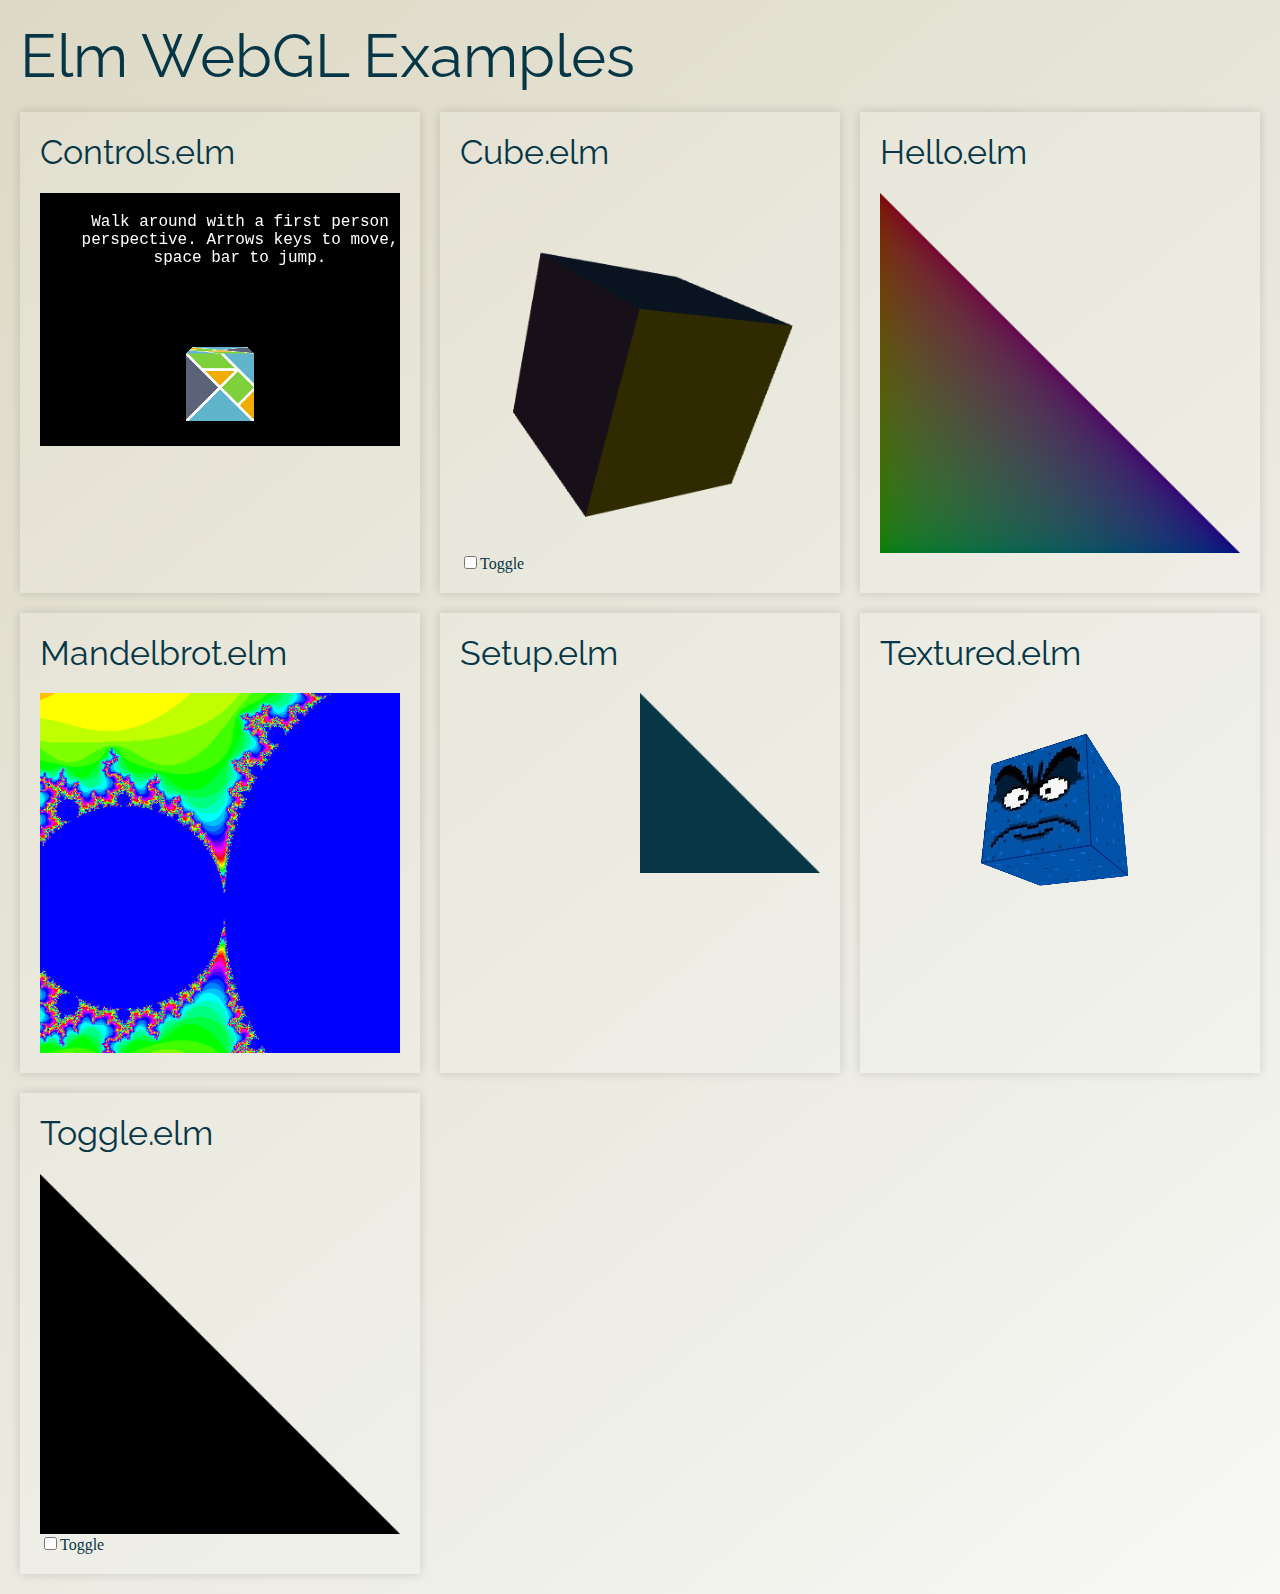
<file: examples.html>
<html>
<head>
    <title>Elm WebGL Examples</title>
    <style>
        @import url("https://fonts.googleapis.com/css?family=Raleway");

        html {
            box-sizing: border-box;
            background-image: linear-gradient(141deg, #ddd9c5 0%, #eeeee7 71%, #f8f9f6 100%);
            font-size: 16px;
            color: #073746;
        }

        body {
            max-width: 1400px;
            margin: 0 auto;
            padding: 20px;
        }

        h1, h2 {
            margin: 0 0 20px 0;
            font-family: "Raleway", BlinkMacSystemFont, -apple-system, "Segoe UI", "Roboto", "Oxygen", "Ubuntu", "Cantarell", "Fira Sans", "Droid Sans", "Helvetica Neue", "Helvetica", "Arial", sans-serif;
            font-weight: normal;
            line-height: 1.2;
            text-transform: none;
            text-shadow: none;
            word-wrap: break-word;
        }

        h1 { font-size: 3.77em; }

        h2 { font-size: 2.11em; }

        main {
            display: grid;
            grid-template-columns: repeat(auto-fill, minmax(400px, 1fr));
            grid-gap: 20px;
        }

        section {
            background-color: rgba(255, 255, 255, 0.15);
            box-shadow: 0 0 10px rgba(0, 0, 0, 0.15) !important;
            padding: 20px;
            display: flex;
            align-content: flex-start;
            flex-direction: column;
        }

        section div,
        section canvas {
            position: relative;
            width: 100%;
            max-height: 100%;

        }
    </style>
</head>
<body>
    <header><h1>Elm WebGL Examples</h1></header>
    <main></main>
    <script src="elm.js"></script>
    <script>
        var apps = Object.keys(Elm).map((key) => {
            const section = document.createElement('section')
            section.id = key.toLowerCase()

            const container = document.createElement('div')

            const heading = document.createElement('h2')
            heading.innerHTML = `${key}.elm`

            const main = document.querySelector('main')
            main.appendChild(section)

            section.appendChild(heading)
            section.appendChild(container)

            return Elm[key].embed(container)
        })
    </script>
</body>
</html>
</file>
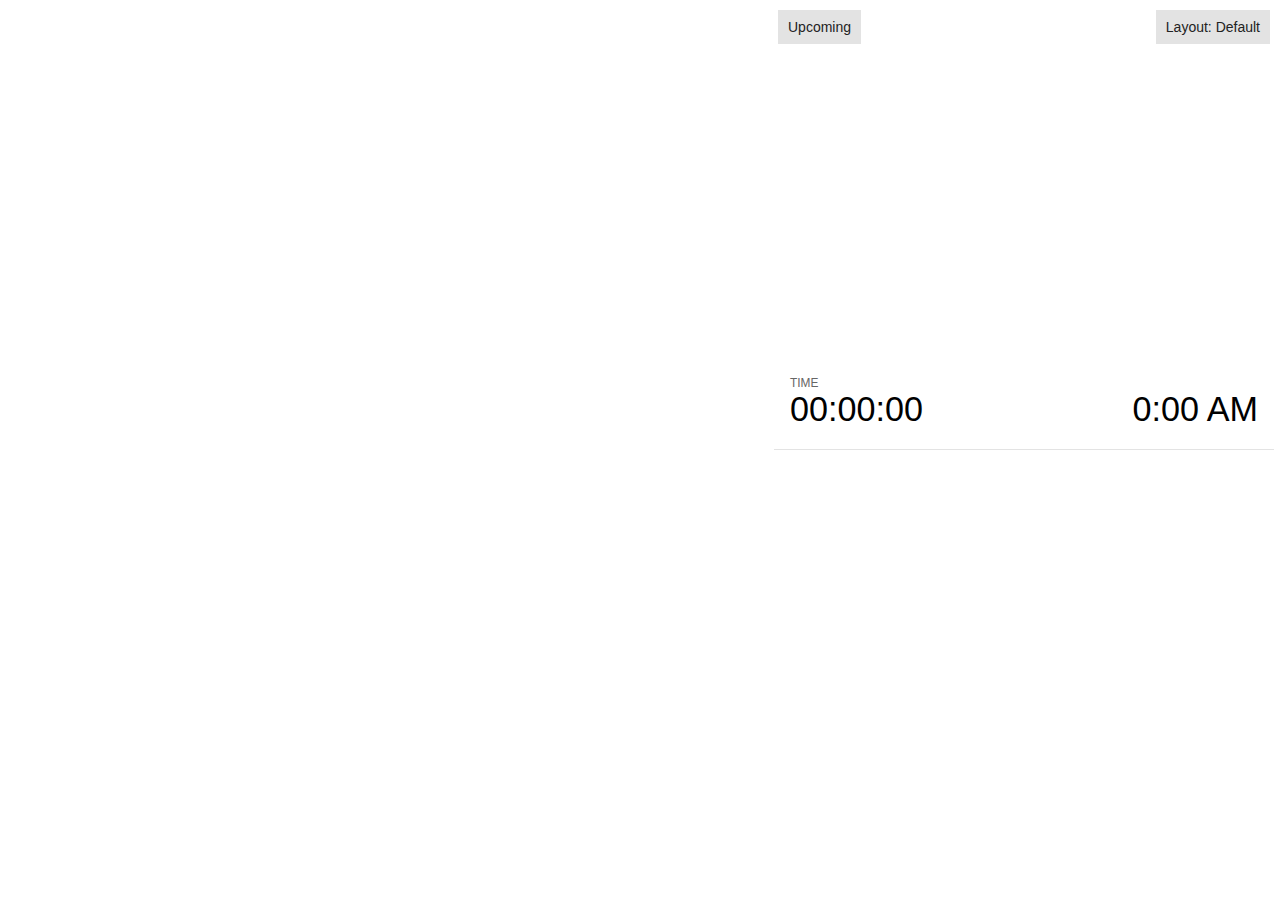
<file: reveal.js/plugin/notes/notes.html>
<!doctype html>
<html lang="en">
	<head>
		<meta charset="utf-8">

		<title>reveal.js - Slide Notes</title>

		<style>
			body {
				font-family: Helvetica;
				font-size: 18px;
			}

			#current-slide,
			#upcoming-slide,
			#speaker-controls {
				padding: 6px;
				box-sizing: border-box;
				-moz-box-sizing: border-box;
			}

			#current-slide iframe,
			#upcoming-slide iframe {
				width: 100%;
				height: 100%;
				border: 1px solid #ddd;
			}

			#current-slide .label,
			#upcoming-slide .label {
				position: absolute;
				top: 10px;
				left: 10px;
				z-index: 2;
			}

			.overlay-element {
				height: 34px;
				line-height: 34px;
				padding: 0 10px;
				text-shadow: none;
				background: rgba( 220, 220, 220, 0.8 );
				color: #222;
				font-size: 14px;
			}

			.overlay-element.interactive:hover {
				background: rgba( 220, 220, 220, 1 );
			}

			#current-slide {
				position: absolute;
				width: 60%;
				height: 100%;
				top: 0;
				left: 0;
				padding-right: 0;
			}

			#upcoming-slide {
				position: absolute;
				width: 40%;
				height: 40%;
				right: 0;
				top: 0;
			}

			/* Speaker controls */
			#speaker-controls {
				position: absolute;
				top: 40%;
				right: 0;
				width: 40%;
				height: 60%;
				overflow: auto;
				font-size: 18px;
			}

				.speaker-controls-time.hidden,
				.speaker-controls-notes.hidden {
					display: none;
				}

				.speaker-controls-time .label,
				.speaker-controls-pace .label,
				.speaker-controls-notes .label {
					text-transform: uppercase;
					font-weight: normal;
					font-size: 0.66em;
					color: #666;
					margin: 0;
				}

				.speaker-controls-time, .speaker-controls-pace {
					border-bottom: 1px solid rgba( 200, 200, 200, 0.5 );
					margin-bottom: 10px;
					padding: 10px 16px;
					padding-bottom: 20px;
					cursor: pointer;
				}

				.speaker-controls-time .reset-button {
					opacity: 0;
					float: right;
					color: #666;
					text-decoration: none;
				}
				.speaker-controls-time:hover .reset-button {
					opacity: 1;
				}

				.speaker-controls-time .timer,
				.speaker-controls-time .clock {
					width: 50%;
				}

				.speaker-controls-time .timer,
				.speaker-controls-time .clock,
				.speaker-controls-time .pacing .hours-value,
				.speaker-controls-time .pacing .minutes-value,
				.speaker-controls-time .pacing .seconds-value {
					font-size: 1.9em;
				}

				.speaker-controls-time .timer {
					float: left;
				}

				.speaker-controls-time .clock {
					float: right;
					text-align: right;
				}

				.speaker-controls-time span.mute {
					opacity: 0.3;
				}

				.speaker-controls-time .pacing-title {
					margin-top: 5px;
				}

				.speaker-controls-time .pacing.ahead {
					color: blue;
				}

				.speaker-controls-time .pacing.on-track {
					color: green;
				}

				.speaker-controls-time .pacing.behind {
					color: red;
				}

				.speaker-controls-notes {
					padding: 10px 16px;
				}

				.speaker-controls-notes .value {
					margin-top: 5px;
					line-height: 1.4;
					font-size: 1.2em;
				}

			/* Layout selector */
			#speaker-layout {
				position: absolute;
				top: 10px;
				right: 10px;
				color: #222;
				z-index: 10;
			}
				#speaker-layout select {
					position: absolute;
					width: 100%;
					height: 100%;
					top: 0;
					left: 0;
					border: 0;
					box-shadow: 0;
					cursor: pointer;
					opacity: 0;

					font-size: 1em;
					background-color: transparent;

					-moz-appearance: none;
					-webkit-appearance: none;
					-webkit-tap-highlight-color: rgba(0, 0, 0, 0);
				}

				#speaker-layout select:focus {
					outline: none;
					box-shadow: none;
				}

			.clear {
				clear: both;
			}

			/* Speaker layout: Wide */
			body[data-speaker-layout="wide"] #current-slide,
			body[data-speaker-layout="wide"] #upcoming-slide {
				width: 50%;
				height: 45%;
				padding: 6px;
			}

			body[data-speaker-layout="wide"] #current-slide {
				top: 0;
				left: 0;
			}

			body[data-speaker-layout="wide"] #upcoming-slide {
				top: 0;
				left: 50%;
			}

			body[data-speaker-layout="wide"] #speaker-controls {
				top: 45%;
				left: 0;
				width: 100%;
				height: 50%;
				font-size: 1.25em;
			}

			/* Speaker layout: Tall */
			body[data-speaker-layout="tall"] #current-slide,
			body[data-speaker-layout="tall"] #upcoming-slide {
				width: 45%;
				height: 50%;
				padding: 6px;
			}

			body[data-speaker-layout="tall"] #current-slide {
				top: 0;
				left: 0;
			}

			body[data-speaker-layout="tall"] #upcoming-slide {
				top: 50%;
				left: 0;
			}

			body[data-speaker-layout="tall"] #speaker-controls {
				padding-top: 40px;
				top: 0;
				left: 45%;
				width: 55%;
				height: 100%;
				font-size: 1.25em;
			}

			/* Speaker layout: Notes only */
			body[data-speaker-layout="notes-only"] #current-slide,
			body[data-speaker-layout="notes-only"] #upcoming-slide {
				display: none;
			}

			body[data-speaker-layout="notes-only"] #speaker-controls {
				padding-top: 40px;
				top: 0;
				left: 0;
				width: 100%;
				height: 100%;
				font-size: 1.25em;
			}

			@media screen and (max-width: 1080px) {
				body[data-speaker-layout="default"] #speaker-controls {
					font-size: 16px;
				}
			}

			@media screen and (max-width: 900px) {
				body[data-speaker-layout="default"] #speaker-controls {
					font-size: 14px;
				}
			}

			@media screen and (max-width: 800px) {
				body[data-speaker-layout="default"] #speaker-controls {
					font-size: 12px;
				}
			}

		</style>
	</head>

	<body>

		<div id="current-slide"></div>
		<div id="upcoming-slide"><span class="overlay-element label">Upcoming</span></div>
		<div id="speaker-controls">
			<div class="speaker-controls-time">
				<h4 class="label">Time <span class="reset-button">Click to Reset</span></h4>
				<div class="clock">
					<span class="clock-value">0:00 AM</span>
				</div>
				<div class="timer">
					<span class="hours-value">00</span><span class="minutes-value">:00</span><span class="seconds-value">:00</span>
				</div>
				<div class="clear"></div>

				<h4 class="label pacing-title" style="display: none">Pacing – Time to finish current slide</h4>
				<div class="pacing" style="display: none">
					<span class="hours-value">00</span><span class="minutes-value">:00</span><span class="seconds-value">:00</span>
				</div>
			</div>

			<div class="speaker-controls-notes hidden">
				<h4 class="label">Notes</h4>
				<div class="value"></div>
			</div>
		</div>
		<div id="speaker-layout" class="overlay-element interactive">
			<span class="speaker-layout-label"></span>
			<select class="speaker-layout-dropdown"></select>
		</div>

		<script src="../../plugin/markdown/marked.js"></script>
		<script>

			(function() {

				var notes,
					notesValue,
					currentState,
					currentSlide,
					upcomingSlide,
					layoutLabel,
					layoutDropdown,
					connected = false;

				var SPEAKER_LAYOUTS = {
					'default': 'Default',
					'wide': 'Wide',
					'tall': 'Tall',
					'notes-only': 'Notes only'
				};

				setupLayout();

				window.addEventListener( 'message', function( event ) {

					var data = JSON.parse( event.data );

					// The overview mode is only useful to the reveal.js instance
					// where navigation occurs so we don't sync it
					if( data.state ) delete data.state.overview;

					// Messages sent by the notes plugin inside of the main window
					if( data && data.namespace === 'reveal-notes' ) {
						if( data.type === 'connect' ) {
							handleConnectMessage( data );
						}
						else if( data.type === 'state' ) {
							handleStateMessage( data );
						}
					}
					// Messages sent by the reveal.js inside of the current slide preview
					else if( data && data.namespace === 'reveal' ) {
						if( /ready/.test( data.eventName ) ) {
							// Send a message back to notify that the handshake is complete
							window.opener.postMessage( JSON.stringify({ namespace: 'reveal-notes', type: 'connected'} ), '*' );
						}
						else if( /slidechanged|fragmentshown|fragmenthidden|paused|resumed/.test( data.eventName ) && currentState !== JSON.stringify( data.state ) ) {

							window.opener.postMessage( JSON.stringify({ method: 'setState', args: [ data.state ]} ), '*' );

						}
					}

				} );

				/**
				 * Called when the main window is trying to establish a
				 * connection.
				 */
				function handleConnectMessage( data ) {

					if( connected === false ) {
						connected = true;

						setupIframes( data );
						setupKeyboard();
						setupNotes();
						setupTimer();
					}

				}

				/**
				 * Called when the main window sends an updated state.
				 */
				function handleStateMessage( data ) {

					// Store the most recently set state to avoid circular loops
					// applying the same state
					currentState = JSON.stringify( data.state );

					// No need for updating the notes in case of fragment changes
					if ( data.notes ) {
						notes.classList.remove( 'hidden' );
						notesValue.style.whiteSpace = data.whitespace;
						if( data.markdown ) {
							notesValue.innerHTML = marked( data.notes );
						}
						else {
							notesValue.innerHTML = data.notes;
						}
					}
					else {
						notes.classList.add( 'hidden' );
					}

					// Update the note slides
					currentSlide.contentWindow.postMessage( JSON.stringify({ method: 'setState', args: [ data.state ] }), '*' );
					upcomingSlide.contentWindow.postMessage( JSON.stringify({ method: 'setState', args: [ data.state ] }), '*' );
					upcomingSlide.contentWindow.postMessage( JSON.stringify({ method: 'next' }), '*' );

				}

				// Limit to max one state update per X ms
				handleStateMessage = debounce( handleStateMessage, 200 );

				/**
				 * Forward keyboard events to the current slide window.
				 * This enables keyboard events to work even if focus
				 * isn't set on the current slide iframe.
				 */
				function setupKeyboard() {

					document.addEventListener( 'keydown', function( event ) {
						currentSlide.contentWindow.postMessage( JSON.stringify({ method: 'triggerKey', args: [ event.keyCode ] }), '*' );
					} );

				}

				/**
				 * Creates the preview iframes.
				 */
				function setupIframes( data ) {

					var params = [
						'receiver',
						'progress=false',
						'history=false',
						'transition=none',
						'autoSlide=0',
						'backgroundTransition=none'
					].join( '&' );

					var urlSeparator = /\?/.test(data.url) ? '&' : '?';
					var hash = '#/' + data.state.indexh + '/' + data.state.indexv;
					var currentURL = data.url + urlSeparator + params + '&postMessageEvents=true' + hash;
					var upcomingURL = data.url + urlSeparator + params + '&controls=false' + hash;

					currentSlide = document.createElement( 'iframe' );
					currentSlide.setAttribute( 'width', 1280 );
					currentSlide.setAttribute( 'height', 1024 );
					currentSlide.setAttribute( 'src', currentURL );
					document.querySelector( '#current-slide' ).appendChild( currentSlide );

					upcomingSlide = document.createElement( 'iframe' );
					upcomingSlide.setAttribute( 'width', 640 );
					upcomingSlide.setAttribute( 'height', 512 );
					upcomingSlide.setAttribute( 'src', upcomingURL );
					document.querySelector( '#upcoming-slide' ).appendChild( upcomingSlide );

				}

				/**
				 * Setup the notes UI.
				 */
				function setupNotes() {

					notes = document.querySelector( '.speaker-controls-notes' );
					notesValue = document.querySelector( '.speaker-controls-notes .value' );

				}

				function getTimings() {

					var slides = Reveal.getSlides();
					var defaultTiming = Reveal.getConfig().defaultTiming;
					if (defaultTiming == null) {
						return null;
					}
					var timings = [];
					for ( var i in slides ) {
						var slide = slides[i];
						var timing = defaultTiming;
						if( slide.hasAttribute( 'data-timing' )) {
							var t = slide.getAttribute( 'data-timing' );
							timing = parseInt(t);
							if( isNaN(timing) ) {
								console.warn("Could not parse timing '" + t + "' of slide " + i + "; using default of " + defaultTiming);
								timing = defaultTiming;
							}
						}
						timings.push(timing);
					}
					return timings;

				}

				/**
				 * Return the number of seconds allocated for presenting
				 * all slides up to and including this one.
				 */
				function getTimeAllocated(timings) {

					var slides = Reveal.getSlides();
					var allocated = 0;
					var currentSlide = Reveal.getSlidePastCount();
					for (var i in slides.slice(0, currentSlide + 1)) {
						allocated += timings[i];
					}
					return allocated;

				}

				/**
				 * Create the timer and clock and start updating them
				 * at an interval.
				 */
				function setupTimer() {

					var start = new Date(),
					timeEl = document.querySelector( '.speaker-controls-time' ),
					clockEl = timeEl.querySelector( '.clock-value' ),
					hoursEl = timeEl.querySelector( '.hours-value' ),
					minutesEl = timeEl.querySelector( '.minutes-value' ),
					secondsEl = timeEl.querySelector( '.seconds-value' ),
					pacingTitleEl = timeEl.querySelector( '.pacing-title' ),
					pacingEl = timeEl.querySelector( '.pacing' ),
					pacingHoursEl = pacingEl.querySelector( '.hours-value' ),
					pacingMinutesEl = pacingEl.querySelector( '.minutes-value' ),
					pacingSecondsEl = pacingEl.querySelector( '.seconds-value' );

					var timings = getTimings();
					if (timings !== null) {
						pacingTitleEl.style.removeProperty('display');
						pacingEl.style.removeProperty('display');
					}

					function _displayTime( hrEl, minEl, secEl, time) {

						var sign = Math.sign(time) == -1 ? "-" : "";
						time = Math.abs(Math.round(time / 1000));
						var seconds = time % 60;
						var minutes = Math.floor( time / 60 ) % 60 ;
						var hours = Math.floor( time / ( 60 * 60 )) ;
						hrEl.innerHTML = sign + zeroPadInteger( hours );
						if (hours == 0) {
							hrEl.classList.add( 'mute' );
						}
						else {
							hrEl.classList.remove( 'mute' );
						}
						minEl.innerHTML = ':' + zeroPadInteger( minutes );
						if (hours == 0 && minutes == 0) {
							minEl.classList.add( 'mute' );
						}
						else {
							minEl.classList.remove( 'mute' );
						}
						secEl.innerHTML = ':' + zeroPadInteger( seconds );
					}

					function _updateTimer() {

						var diff, hours, minutes, seconds,
						now = new Date();

						diff = now.getTime() - start.getTime();

						clockEl.innerHTML = now.toLocaleTimeString( 'en-US', { hour12: true, hour: '2-digit', minute:'2-digit' } );
						_displayTime( hoursEl, minutesEl, secondsEl, diff );
						if (timings !== null) {
							_updatePacing(diff);
						}

					}

					function _updatePacing(diff) {

						var slideEndTiming = getTimeAllocated(timings) * 1000;
						var currentSlide = Reveal.getSlidePastCount();
						var currentSlideTiming = timings[currentSlide] * 1000;
						var timeLeftCurrentSlide = slideEndTiming - diff;
						if (timeLeftCurrentSlide < 0) {
							pacingEl.className = 'pacing behind';
						}
						else if (timeLeftCurrentSlide < currentSlideTiming) {
							pacingEl.className = 'pacing on-track';
						}
						else {
							pacingEl.className = 'pacing ahead';
						}
						_displayTime( pacingHoursEl, pacingMinutesEl, pacingSecondsEl, timeLeftCurrentSlide );

					}

					// Update once directly
					_updateTimer();

					// Then update every second
					setInterval( _updateTimer, 1000 );

					function _resetTimer() {

						if (timings == null) {
							start = new Date();
						}
						else {
							// Reset timer to beginning of current slide
							var slideEndTiming = getTimeAllocated(timings) * 1000;
							var currentSlide = Reveal.getSlidePastCount();
							var currentSlideTiming = timings[currentSlide] * 1000;
							var previousSlidesTiming = slideEndTiming - currentSlideTiming;
							var now = new Date();
							start = new Date(now.getTime() - previousSlidesTiming);
						}
						_updateTimer();

					}

					timeEl.addEventListener( 'click', function() {
						_resetTimer();
						return false;
					} );

				}

				/**
				 * Sets up the speaker view layout and layout selector.
				 */
				function setupLayout() {

					layoutDropdown = document.querySelector( '.speaker-layout-dropdown' );
					layoutLabel = document.querySelector( '.speaker-layout-label' );

					// Render the list of available layouts
					for( var id in SPEAKER_LAYOUTS ) {
						var option = document.createElement( 'option' );
						option.setAttribute( 'value', id );
						option.textContent = SPEAKER_LAYOUTS[ id ];
						layoutDropdown.appendChild( option );
					}

					// Monitor the dropdown for changes
					layoutDropdown.addEventListener( 'change', function( event ) {

						setLayout( layoutDropdown.value );

					}, false );

					// Restore any currently persisted layout
					setLayout( getLayout() );

				}

				/**
				 * Sets a new speaker view layout. The layout is persisted
				 * in local storage.
				 */
				function setLayout( value ) {

					var title = SPEAKER_LAYOUTS[ value ];

					layoutLabel.innerHTML = 'Layout' + ( title ? ( ': ' + title ) : '' );
					layoutDropdown.value = value;

					document.body.setAttribute( 'data-speaker-layout', value );

					// Persist locally
					if( window.localStorage ) {
						window.localStorage.setItem( 'reveal-speaker-layout', value );
					}

				}

				/**
				 * Returns the ID of the most recently set speaker layout
				 * or our default layout if none has been set.
				 */
				function getLayout() {

					if( window.localStorage ) {
						var layout = window.localStorage.getItem( 'reveal-speaker-layout' );
						if( layout ) {
							return layout;
						}
					}

					// Default to the first record in the layouts hash
					for( var id in SPEAKER_LAYOUTS ) {
						return id;
					}

				}

				function zeroPadInteger( num ) {

					var str = '00' + parseInt( num );
					return str.substring( str.length - 2 );

				}

				/**
				 * Limits the frequency at which a function can be called.
				 */
				function debounce( fn, ms ) {

					var lastTime = 0,
						timeout;

					return function() {

						var args = arguments;
						var context = this;

						clearTimeout( timeout );

						var timeSinceLastCall = Date.now() - lastTime;
						if( timeSinceLastCall > ms ) {
							fn.apply( context, args );
							lastTime = Date.now();
						}
						else {
							timeout = setTimeout( function() {
								fn.apply( context, args );
								lastTime = Date.now();
							}, ms - timeSinceLastCall );
						}

					}

				}

			})();

		</script>
	</body>
</html>
</file>
